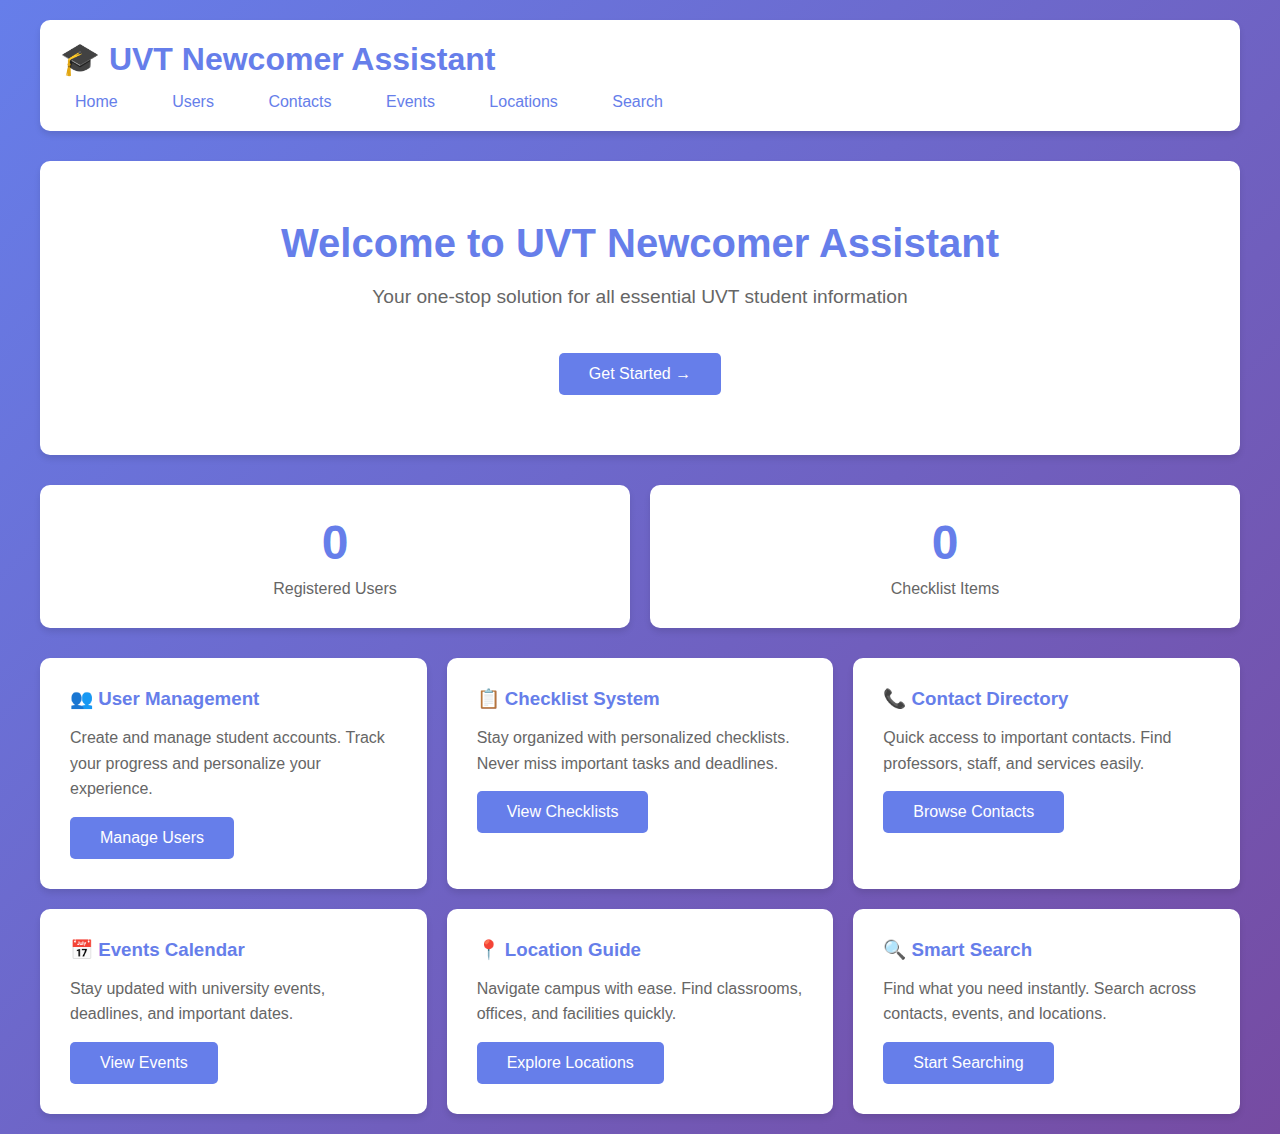
<file: demo/src/main/resources/templates/index.html>
<!DOCTYPE html>
<html xmlns:th="http://www.thymeleaf.org">
<head>
    <meta charset="UTF-8">
    <meta name="viewport" content="width=device-width, initial-scale=1.0">
    <title>UVT Newcomer Assistant</title>
    <style>
        * { margin: 0; padding: 0; box-sizing: border-box; }
        body { font-family: 'Segoe UI', Tahoma, Geneva, Verdana, sans-serif; background: linear-gradient(135deg, #667eea 0%, #764ba2 100%); min-height: 100vh; padding: 20px; }
        .container { max-width: 1200px; margin: 0 auto; }
        nav { background: white; padding: 20px; border-radius: 10px; margin-bottom: 30px; box-shadow: 0 4px 6px rgba(0,0,0,0.1); }
        nav h1 { color: #667eea; margin-bottom: 15px; }
        nav a { color: #667eea; text-decoration: none; margin-right: 20px; padding: 8px 15px; border-radius: 5px; transition: all 0.3s; }
        nav a:hover { background: #667eea; color: white; }
        .hero { background: white; padding: 60px; border-radius: 10px; text-align: center; box-shadow: 0 4px 6px rgba(0,0,0,0.1); margin-bottom: 30px; }
        .hero h2 { color: #667eea; font-size: 2.5em; margin-bottom: 20px; }
        .hero p { color: #666; font-size: 1.2em; margin-bottom: 30px; }
        .stats { display: grid; grid-template-columns: repeat(auto-fit, minmax(250px, 1fr)); gap: 20px; margin-bottom: 30px; }
        .stat-card { background: white; padding: 30px; border-radius: 10px; text-align: center; box-shadow: 0 4px 6px rgba(0,0,0,0.1); }
        .stat-card h3 { color: #667eea; font-size: 3em; margin-bottom: 10px; }
        .stat-card p { color: #666; }
        .features { display: grid; grid-template-columns: repeat(auto-fit, minmax(300px, 1fr)); gap: 20px; }
        .feature { background: white; padding: 30px; border-radius: 10px; box-shadow: 0 4px 6px rgba(0,0,0,0.1); }
        .feature h3 { color: #667eea; margin-bottom: 15px; }
        .feature p { color: #666; line-height: 1.6; }
        .btn { display: inline-block; padding: 12px 30px; background: #667eea; color: white; text-decoration: none; border-radius: 5px; margin-top: 15px; transition: all 0.3s; }
        .btn:hover { background: #764ba2; transform: translateY(-2px); }
    </style>
</head>
<body>
    <div class="container">
        <nav>
            <h1>🎓 UVT Newcomer Assistant</h1>
            <a th:href="@{/view/}">Home</a>
            <a th:href="@{/view/users}">Users</a>
            <a th:href="@{/view/contacts}">Contacts</a>
            <a th:href="@{/view/events}">Events</a>
            <a th:href="@{/view/locations}">Locations</a>
            <a th:href="@{/view/search}">Search</a>
        </nav>

        <div class="hero">
            <h2>Welcome to UVT Newcomer Assistant</h2>
            <p>Your one-stop solution for all essential UVT student information</p>
            <a th:href="@{/view/users}" class="btn">Get Started →</a>
        </div>

        <div class="stats">
            <div class="stat-card">
                <h3 th:text="${userCount}">0</h3>
                <p>Registered Users</p>
            </div>
            <div class="stat-card">
                <h3 th:text="${checklistCount}">0</h3>
                <p>Checklist Items</p>
            </div>
        </div>

        <div class="features">
            <div class="feature">
                <h3>👥 User Management</h3>
                <p>Create and manage student accounts. Track your progress and personalize your experience.</p>
                <a th:href="@{/view/users}" class="btn">Manage Users</a>
            </div>
            <div class="feature">
                <h3>📋 Checklist System</h3>
                <p>Stay organized with personalized checklists. Never miss important tasks and deadlines.</p>
                <a th:href="@{/view/users}" class="btn">View Checklists</a>
            </div>
            <div class="feature">
                <h3>📞 Contact Directory</h3>
                <p>Quick access to important contacts. Find professors, staff, and services easily.</p>
                <a th:href="@{/view/contacts}" class="btn">Browse Contacts</a>
            </div>
            <div class="feature">
                <h3>📅 Events Calendar</h3>
                <p>Stay updated with university events, deadlines, and important dates.</p>
                <a th:href="@{/view/events}" class="btn">View Events</a>
            </div>
            <div class="feature">
                <h3>📍 Location Guide</h3>
                <p>Navigate campus with ease. Find classrooms, offices, and facilities quickly.</p>
                <a th:href="@{/view/locations}" class="btn">Explore Locations</a>
            </div>
            <div class="feature">
                <h3>🔍 Smart Search</h3>
                <p>Find what you need instantly. Search across contacts, events, and locations.</p>
                <a th:href="@{/view/search}" class="btn">Start Searching</a>
            </div>
        </div>
    </div>
</body>
</html>
</file>
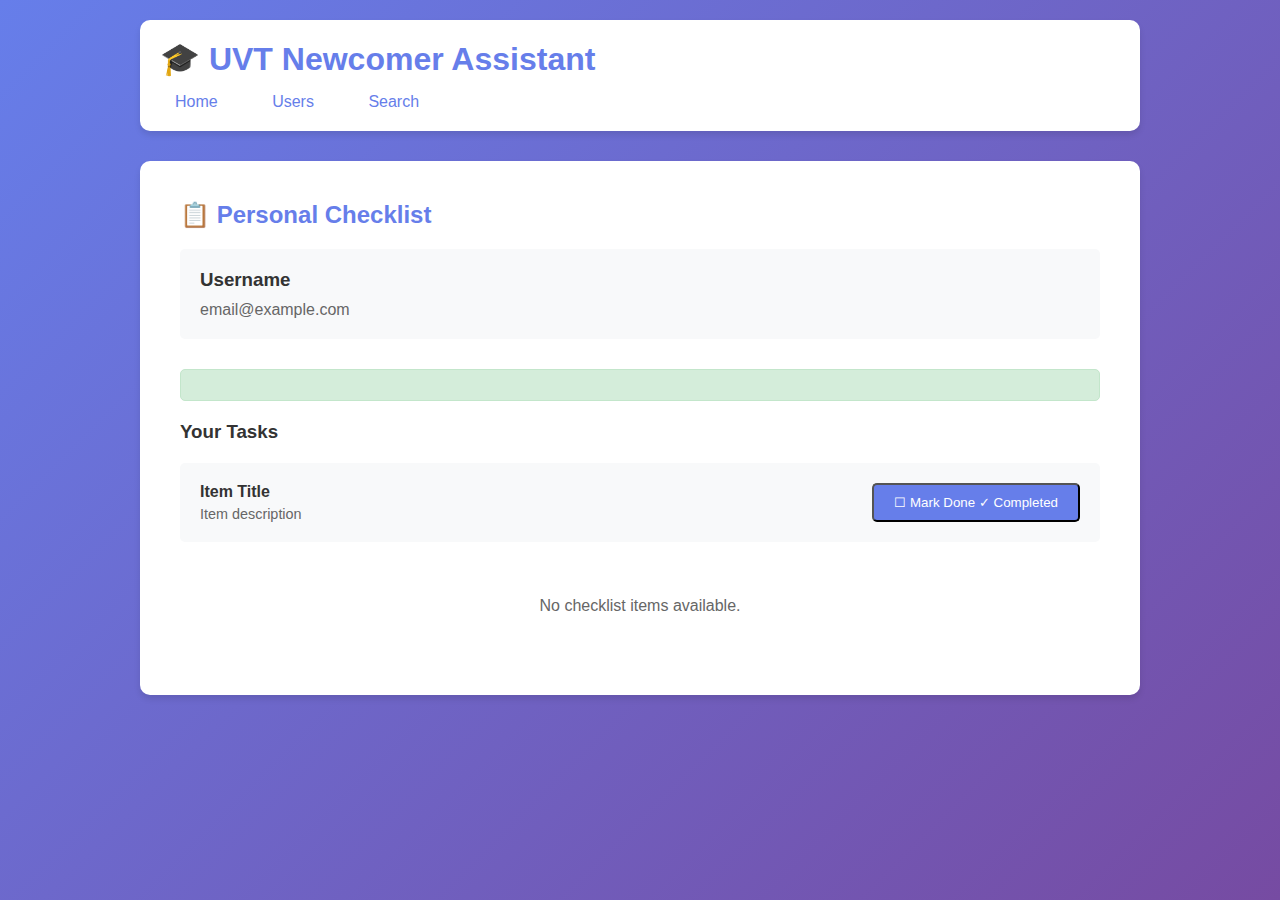
<file: demo/src/main/resources/templates/checklist.html>
<!DOCTYPE html>
<html xmlns:th="http://www.thymeleaf.org">
<head>
    <meta charset="UTF-8">
    <meta name="viewport" content="width=device-width, initial-scale=1.0">
    <title>Checklist - UVT Newcomer Assistant</title>
    <style>
        * { margin: 0; padding: 0; box-sizing: border-box; }
        body { font-family: 'Segoe UI', Tahoma, Geneva, Verdana, sans-serif; background: linear-gradient(135deg, #667eea 0%, #764ba2 100%); min-height: 100vh; padding: 20px; }
        .container { max-width: 1000px; margin: 0 auto; }
        nav { background: white; padding: 20px; border-radius: 10px; margin-bottom: 30px; box-shadow: 0 4px 6px rgba(0,0,0,0.1); }
        nav h1 { color: #667eea; margin-bottom: 15px; }
        nav a { color: #667eea; text-decoration: none; margin-right: 20px; padding: 8px 15px; border-radius: 5px; transition: all 0.3s; }
        nav a:hover { background: #667eea; color: white; }
        .card { background: white; padding: 40px; border-radius: 10px; box-shadow: 0 4px 6px rgba(0,0,0,0.1); margin-bottom: 30px; }
        h2 { color: #667eea; margin-bottom: 20px; }
        .user-info { background: #f8f9fa; padding: 20px; border-radius: 5px; margin-bottom: 30px; }
        .user-info h3 { color: #333; margin-bottom: 10px; }
        .user-info p { color: #666; }
        .alert { padding: 15px; border-radius: 5px; margin-bottom: 20px; }
        .alert-success { background: #d4edda; color: #155724; border: 1px solid #c3e6cb; }
        .checklist-item { background: #f8f9fa; padding: 20px; border-radius: 5px; margin-bottom: 15px; display: flex; align-items: center; justify-content: space-between; transition: all 0.3s; }
        .checklist-item:hover { transform: translateX(5px); box-shadow: 0 2px 4px rgba(0,0,0,0.1); }
        .checklist-item.checked { background: #d4edda; }
        .item-content { flex: 1; }
        .item-content h4 { color: #333; margin-bottom: 5px; }
        .item-content p { color: #666; font-size: 0.9em; }
        .toggle-btn { padding: 10px 20px; background: #667eea; color: white; text-decoration: none; border-radius: 5px; transition: all 0.3s; }
        .toggle-btn:hover { background: #764ba2; }
        .checked .toggle-btn { background: #28a745; }
        .progress { background: #e9ecef; border-radius: 5px; height: 30px; margin-bottom: 30px; overflow: hidden; }
        .progress-bar { background: #667eea; height: 100%; text-align: center; color: white; line-height: 30px; transition: width 0.3s; }
    </style>
</head>
<body>
    <div class="container">
        <nav>
            <h1>🎓 UVT Newcomer Assistant</h1>
            <a th:href="@{/view/}">Home</a>
            <a th:href="@{/view/users}">Users</a>
            <a th:href="@{/view/search}">Search</a>
        </nav>

        <div class="card">
            <h2>📋 Personal Checklist</h2>
            
            <div class="user-info">
                <h3 th:text="${user.username}">Username</h3>
                <p th:text="${user.email}">email@example.com</p>
            </div>

            <div th:if="${success}" class="alert alert-success" th:text="${success}"></div>

            <div th:if="${not #lists.isEmpty(checklistItems)}">
                <h3 style="color: #333; margin-bottom: 20px;">Your Tasks</h3>
                <div th:each="item : ${checklistItems}" 
                     th:with="status=${statuses.?[checklistItemId == item.id][0]}"
                     th:classappend="${status != null and status.isChecked()} ? 'checked' : ''"
                     class="checklist-item">
                    <div class="item-content">
                        <h4 th:text="${item.title}">Item Title</h4>
                        <p th:text="${item.description}">Item description</p>
                    </div>
                    <form th:action="@{/view/checklist/{userId}/toggle/{itemId}(userId=${user.id},itemId=${item.id})}" 
                          method="post" style="margin: 0;">
                        <button type="submit" class="toggle-btn">
                            <span th:if="${status == null or !status.isChecked()}">☐ Mark Done</span>
                            <span th:if="${status != null and status.isChecked()}">✓ Completed</span>
                        </button>
                    </form>
                </div>
            </div>
            <p th:if="${#lists.isEmpty(checklistItems)}" style="color: #666; text-align: center; padding: 40px;">
                No checklist items available.
            </p>
        </div>
    </div>
</body>
</html>
</file>
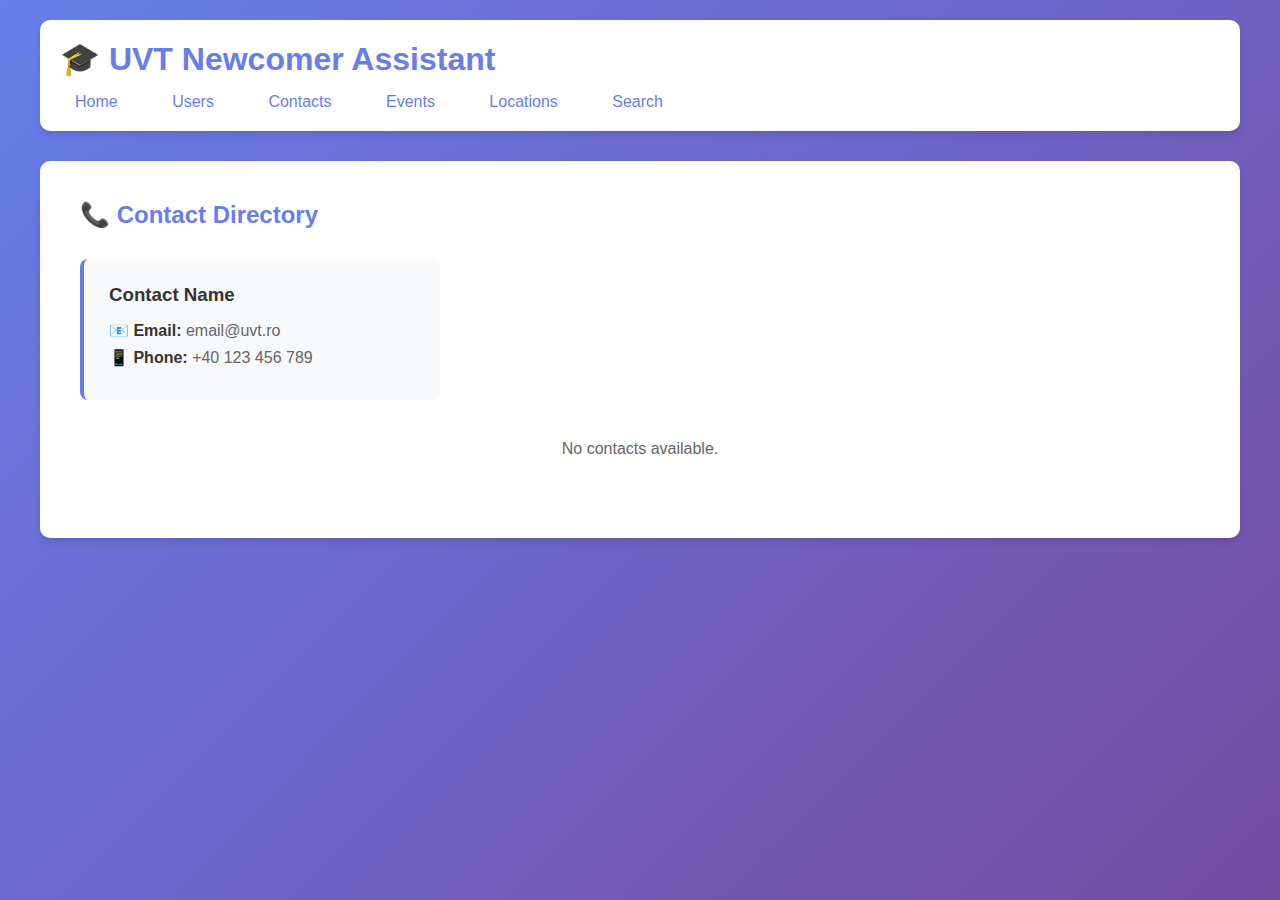
<file: demo/src/main/resources/templates/contacts.html>
<!DOCTYPE html>
<html xmlns:th="http://www.thymeleaf.org">
<head>
    <meta charset="UTF-8">
    <meta name="viewport" content="width=device-width, initial-scale=1.0">
    <title>Contacts - UVT Newcomer Assistant</title>
    <style>
        * { margin: 0; padding: 0; box-sizing: border-box; }
        body { font-family: 'Segoe UI', Tahoma, Geneva, Verdana, sans-serif; background: linear-gradient(135deg, #667eea 0%, #764ba2 100%); min-height: 100vh; padding: 20px; }
        .container { max-width: 1200px; margin: 0 auto; }
        nav { background: white; padding: 20px; border-radius: 10px; margin-bottom: 30px; box-shadow: 0 4px 6px rgba(0,0,0,0.1); }
        nav h1 { color: #667eea; margin-bottom: 15px; }
        nav a { color: #667eea; text-decoration: none; margin-right: 20px; padding: 8px 15px; border-radius: 5px; transition: all 0.3s; }
        nav a:hover { background: #667eea; color: white; }
        .card { background: white; padding: 40px; border-radius: 10px; box-shadow: 0 4px 6px rgba(0,0,0,0.1); }
        h2 { color: #667eea; margin-bottom: 30px; }
        .contacts-grid { display: grid; grid-template-columns: repeat(auto-fill, minmax(300px, 1fr)); gap: 20px; }
        .contact-card { background: #f8f9fa; padding: 25px; border-radius: 8px; border-left: 4px solid #667eea; transition: all 0.3s; }
        .contact-card:hover { transform: translateY(-5px); box-shadow: 0 4px 8px rgba(0,0,0,0.1); }
        .contact-card h3 { color: #333; margin-bottom: 15px; }
        .contact-card p { color: #666; margin-bottom: 8px; }
        .contact-card p strong { color: #333; }
    </style>
</head>
<body>
    <div class="container">
        <nav>
            <h1>🎓 UVT Newcomer Assistant</h1>
            <a th:href="@{/view/}">Home</a>
            <a th:href="@{/view/users}">Users</a>
            <a th:href="@{/view/contacts}">Contacts</a>
            <a th:href="@{/view/events}">Events</a>
            <a th:href="@{/view/locations}">Locations</a>
            <a th:href="@{/view/search}">Search</a>
        </nav>

        <div class="card">
            <h2>📞 Contact Directory</h2>
            <div class="contacts-grid" th:if="${not #lists.isEmpty(contacts)}">
                <div th:each="contact : ${contacts}" class="contact-card">
                    <h3 th:text="${contact.name}">Contact Name</h3>
                    <p><strong>📧 Email:</strong> <span th:text="${contact.email}">email@uvt.ro</span></p>
                    <p><strong>📱 Phone:</strong> <span th:text="${contact.phone}">+40 123 456 789</span></p>
                </div>
            </div>
            <p th:if="${#lists.isEmpty(contacts)}" style="text-align: center; color: #666; padding: 40px;">
                No contacts available.
            </p>
        </div>
    </div>
</body>
</html>
</file>
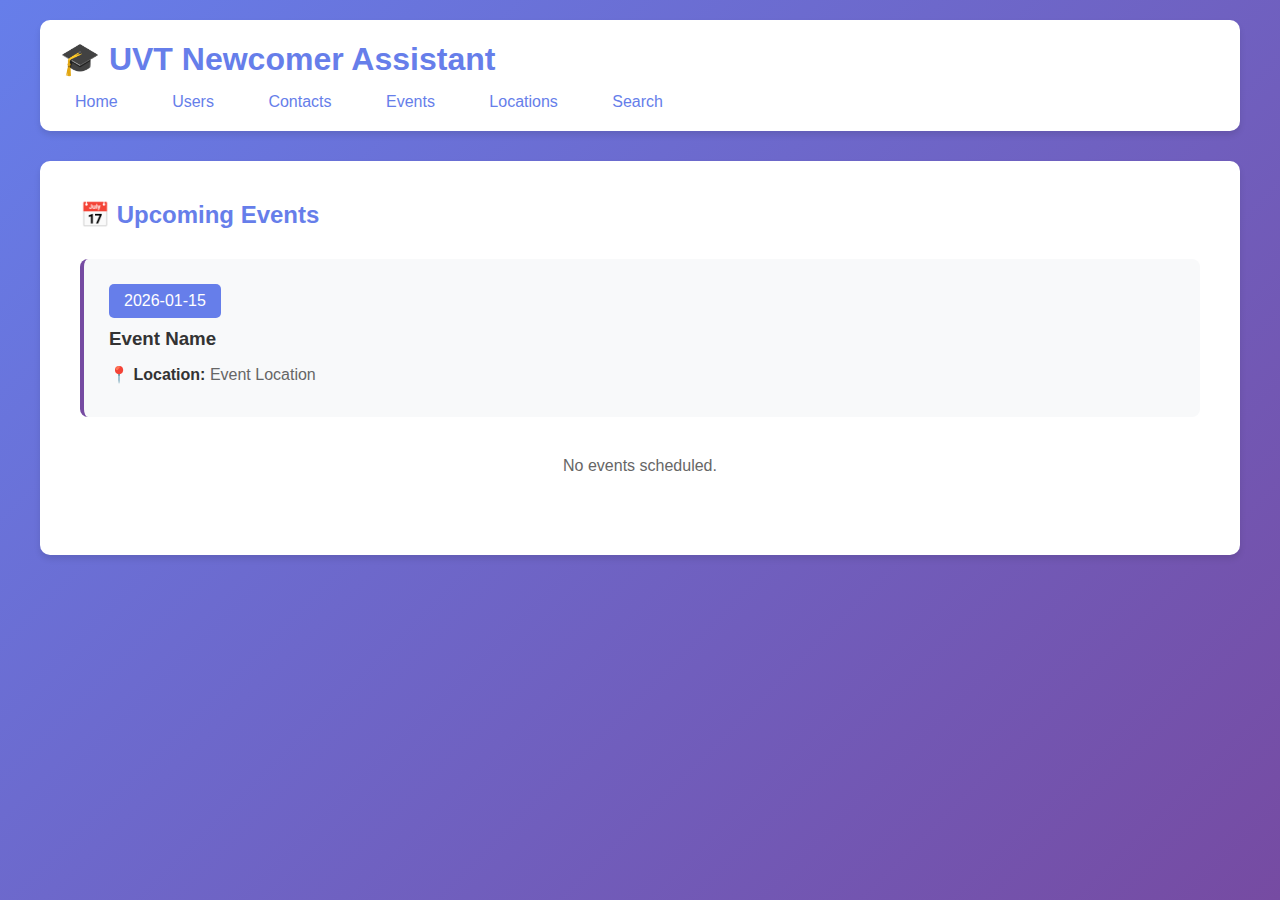
<file: demo/src/main/resources/templates/events.html>
<!DOCTYPE html>
<html xmlns:th="http://www.thymeleaf.org">
<head>
    <meta charset="UTF-8">
    <meta name="viewport" content="width=device-width, initial-scale=1.0">
    <title>Events - UVT Newcomer Assistant</title>
    <style>
        * { margin: 0; padding: 0; box-sizing: border-box; }
        body { font-family: 'Segoe UI', Tahoma, Geneva, Verdana, sans-serif; background: linear-gradient(135deg, #667eea 0%, #764ba2 100%); min-height: 100vh; padding: 20px; }
        .container { max-width: 1200px; margin: 0 auto; }
        nav { background: white; padding: 20px; border-radius: 10px; margin-bottom: 30px; box-shadow: 0 4px 6px rgba(0,0,0,0.1); }
        nav h1 { color: #667eea; margin-bottom: 15px; }
        nav a { color: #667eea; text-decoration: none; margin-right: 20px; padding: 8px 15px; border-radius: 5px; transition: all 0.3s; }
        nav a:hover { background: #667eea; color: white; }
        .card { background: white; padding: 40px; border-radius: 10px; box-shadow: 0 4px 6px rgba(0,0,0,0.1); }
        h2 { color: #667eea; margin-bottom: 30px; }
        .events-grid { display: grid; gap: 20px; }
        .event-card { background: #f8f9fa; padding: 25px; border-radius: 8px; border-left: 4px solid #764ba2; transition: all 0.3s; }
        .event-card:hover { transform: translateX(5px); box-shadow: 0 4px 8px rgba(0,0,0,0.1); }
        .event-card h3 { color: #333; margin-bottom: 15px; }
        .event-card p { color: #666; margin-bottom: 8px; }
        .event-card p strong { color: #333; }
        .event-date { background: #667eea; color: white; padding: 8px 15px; border-radius: 5px; display: inline-block; margin-bottom: 10px; }
    </style>
</head>
<body>
    <div class="container">
        <nav>
            <h1>🎓 UVT Newcomer Assistant</h1>
            <a th:href="@{/view/}">Home</a>
            <a th:href="@{/view/users}">Users</a>
            <a th:href="@{/view/contacts}">Contacts</a>
            <a th:href="@{/view/events}">Events</a>
            <a th:href="@{/view/locations}">Locations</a>
            <a th:href="@{/view/search}">Search</a>
        </nav>

        <div class="card">
            <h2>📅 Upcoming Events</h2>
            <div class="events-grid" th:if="${not #lists.isEmpty(events)}">
                <div th:each="event : ${events}" class="event-card">
                    <div class="event-date" th:text="${event.date}">2026-01-15</div>
                    <h3 th:text="${event.name}">Event Name</h3>
                    <p><strong>📍 Location:</strong> <span th:text="${event.location}">Event Location</span></p>
                </div>
            </div>
            <p th:if="${#lists.isEmpty(events)}" style="text-align: center; color: #666; padding: 40px;">
                No events scheduled.
            </p>
        </div>
    </div>
</body>
</html>
</file>
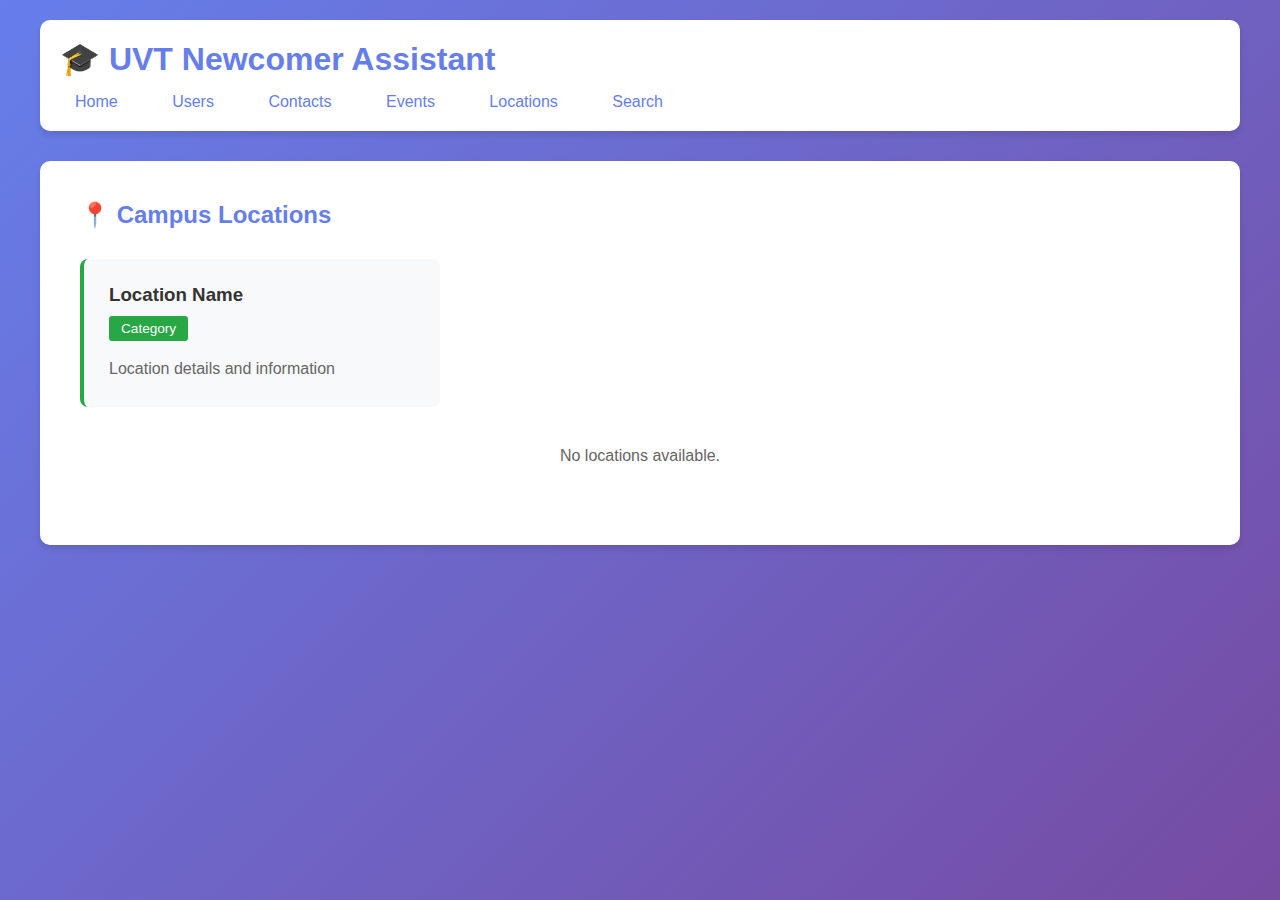
<file: demo/src/main/resources/templates/locations.html>
<!DOCTYPE html>
<html xmlns:th="http://www.thymeleaf.org">
<head>
    <meta charset="UTF-8">
    <meta name="viewport" content="width=device-width, initial-scale=1.0">
    <title>Locations - UVT Newcomer Assistant</title>
    <style>
        * { margin: 0; padding: 0; box-sizing: border-box; }
        body { font-family: 'Segoe UI', Tahoma, Geneva, Verdana, sans-serif; background: linear-gradient(135deg, #667eea 0%, #764ba2 100%); min-height: 100vh; padding: 20px; }
        .container { max-width: 1200px; margin: 0 auto; }
        nav { background: white; padding: 20px; border-radius: 10px; margin-bottom: 30px; box-shadow: 0 4px 6px rgba(0,0,0,0.1); }
        nav h1 { color: #667eea; margin-bottom: 15px; }
        nav a { color: #667eea; text-decoration: none; margin-right: 20px; padding: 8px 15px; border-radius: 5px; transition: all 0.3s; }
        nav a:hover { background: #667eea; color: white; }
        .card { background: white; padding: 40px; border-radius: 10px; box-shadow: 0 4px 6px rgba(0,0,0,0.1); }
        h2 { color: #667eea; margin-bottom: 30px; }
        .locations-grid { display: grid; grid-template-columns: repeat(auto-fill, minmax(350px, 1fr)); gap: 20px; }
        .location-card { background: #f8f9fa; padding: 25px; border-radius: 8px; border-left: 4px solid #28a745; transition: all 0.3s; }
        .location-card:hover { transform: scale(1.02); box-shadow: 0 4px 8px rgba(0,0,0,0.1); }
        .location-card h3 { color: #333; margin-bottom: 10px; }
        .category { background: #28a745; color: white; padding: 5px 12px; border-radius: 3px; display: inline-block; margin-bottom: 15px; font-size: 0.85em; }
        .location-card p { color: #666; line-height: 1.6; }
    </style>
</head>
<body>
    <div class="container">
        <nav>
            <h1>🎓 UVT Newcomer Assistant</h1>
            <a th:href="@{/view/}">Home</a>
            <a th:href="@{/view/users}">Users</a>
            <a th:href="@{/view/contacts}">Contacts</a>
            <a th:href="@{/view/events}">Events</a>
            <a th:href="@{/view/locations}">Locations</a>
            <a th:href="@{/view/search}">Search</a>
        </nav>

        <div class="card">
            <h2>📍 Campus Locations</h2>
            <div class="locations-grid" th:if="${not #lists.isEmpty(locations)}">
                <div th:each="location : ${locations}" class="location-card">
                    <h3 th:text="${location.name}">Location Name</h3>
                    <div class="category" th:text="${location.category}">Category</div>
                    <p th:text="${location.details}">Location details and information</p>
                </div>
            </div>
            <p th:if="${#lists.isEmpty(locations)}" style="text-align: center; color: #666; padding: 40px;">
                No locations available.
            </p>
        </div>
    </div>
</body>
</html>
</file>
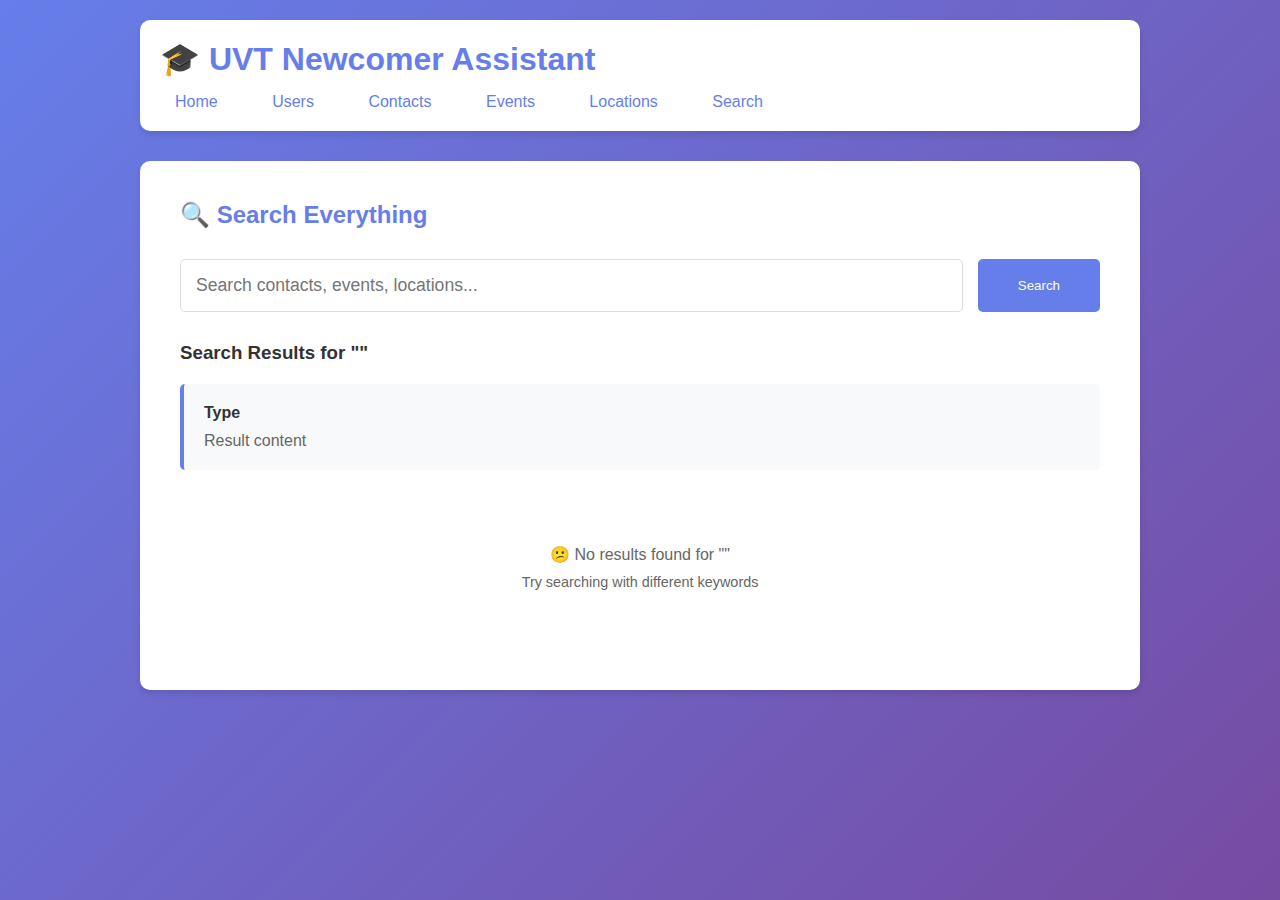
<file: demo/src/main/resources/templates/search.html>
<!DOCTYPE html>
<html xmlns:th="http://www.thymeleaf.org">
<head>
    <meta charset="UTF-8">
    <meta name="viewport" content="width=device-width, initial-scale=1.0">
    <title>Search - UVT Newcomer Assistant</title>
    <style>
        * { margin: 0; padding: 0; box-sizing: border-box; }
        body { font-family: 'Segoe UI', Tahoma, Geneva, Verdana, sans-serif; background: linear-gradient(135deg, #667eea 0%, #764ba2 100%); min-height: 100vh; padding: 20px; }
        .container { max-width: 1000px; margin: 0 auto; }
        nav { background: white; padding: 20px; border-radius: 10px; margin-bottom: 30px; box-shadow: 0 4px 6px rgba(0,0,0,0.1); }
        nav h1 { color: #667eea; margin-bottom: 15px; }
        nav a { color: #667eea; text-decoration: none; margin-right: 20px; padding: 8px 15px; border-radius: 5px; transition: all 0.3s; }
        nav a:hover { background: #667eea; color: white; }
        .card { background: white; padding: 40px; border-radius: 10px; box-shadow: 0 4px 6px rgba(0,0,0,0.1); margin-bottom: 30px; }
        h2 { color: #667eea; margin-bottom: 30px; }
        .search-box { display: flex; gap: 15px; margin-bottom: 30px; }
        .search-box input { flex: 1; padding: 15px; border: 1px solid #ddd; border-radius: 5px; font-size: 1.1em; }
        .search-box button { padding: 15px 40px; background: #667eea; color: white; border: none; border-radius: 5px; cursor: pointer; transition: all 0.3s; }
        .search-box button:hover { background: #764ba2; }
        .result-item { background: #f8f9fa; padding: 20px; border-radius: 5px; margin-bottom: 15px; border-left: 4px solid #667eea; }
        .result-item h4 { color: #333; margin-bottom: 10px; }
        .result-item p { color: #666; }
        .no-results { text-align: center; padding: 60px; color: #666; }
    </style>
</head>
<body>
    <div class="container">
        <nav>
            <h1>🎓 UVT Newcomer Assistant</h1>
            <a th:href="@{/view/}">Home</a>
            <a th:href="@{/view/users}">Users</a>
            <a th:href="@{/view/contacts}">Contacts</a>
            <a th:href="@{/view/events}">Events</a>
            <a th:href="@{/view/locations}">Locations</a>
            <a th:href="@{/view/search}">Search</a>
        </nav>

        <div class="card">
            <h2>🔍 Search Everything</h2>
            
            <form th:action="@{/view/search}" method="get" class="search-box">
                <input type="text" name="q" th:value="${query}" placeholder="Search contacts, events, locations..." required>
                <button type="submit">Search</button>
            </form>

            <div th:if="${query != null}">
                <h3 style="color: #333; margin-bottom: 20px;">
                    Search Results for "<span th:text="${query}"></span>"
                </h3>
                
                <div th:if="${results != null and not #lists.isEmpty(results)}">
                    <div th:each="result : ${results}" class="result-item">
                        <h4 th:text="${result.class.simpleName}">Type</h4>
                        <p th:text="${result}">Result content</p>
                    </div>
                </div>
                
                <div th:if="${results == null or #lists.isEmpty(results)}" class="no-results">
                    <p>😕 No results found for "<span th:text="${query}"></span>"</p>
                    <p style="margin-top: 10px; font-size: 0.9em;">Try searching with different keywords</p>
                </div>
            </div>
        </div>
    </div>
</body>
</html>
</file>
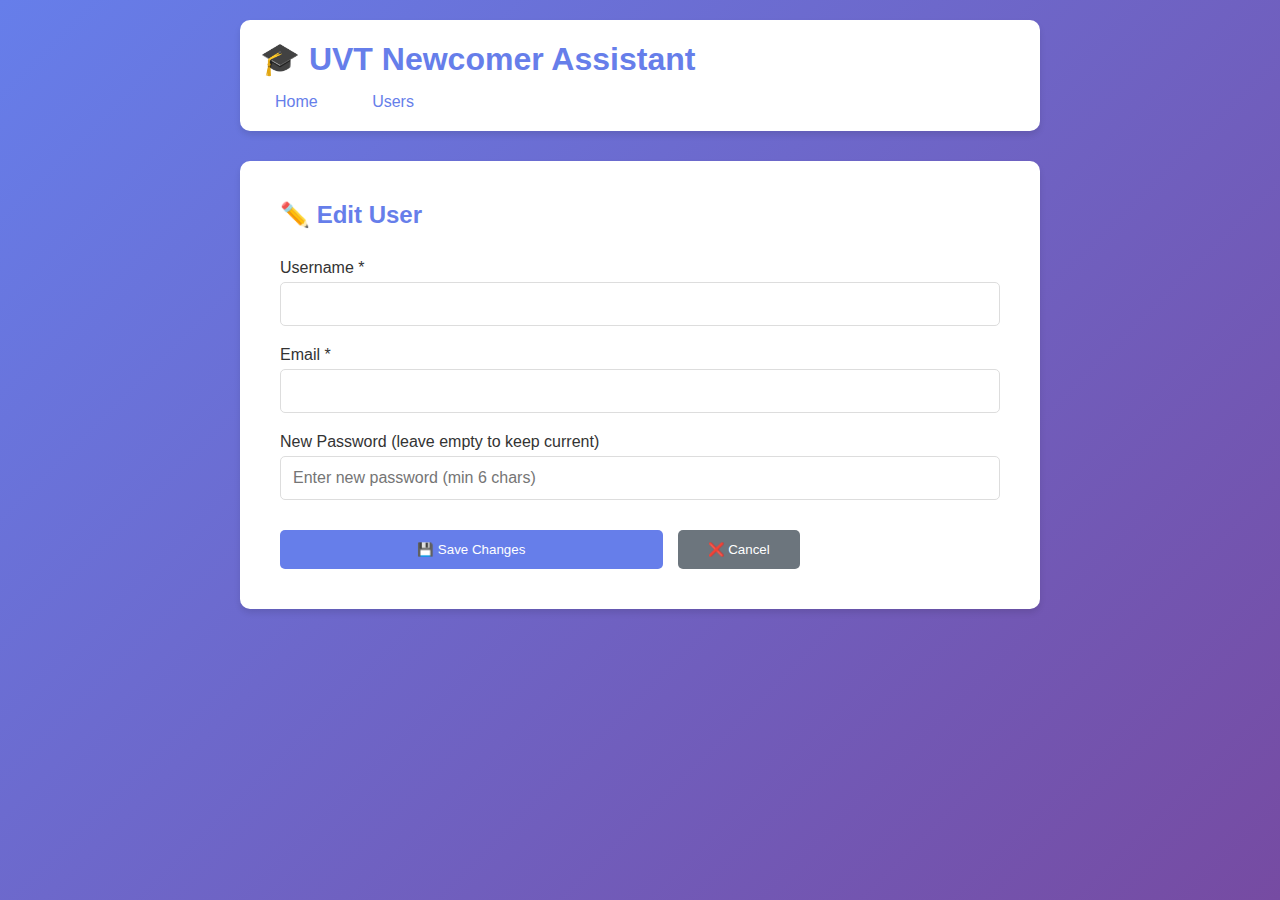
<file: demo/src/main/resources/templates/user-edit.html>
<!DOCTYPE html>
<html xmlns:th="http://www.thymeleaf.org">
<head>
    <meta charset="UTF-8">
    <meta name="viewport" content="width=device-width, initial-scale=1.0">
    <title>Edit User - UVT Newcomer Assistant</title>
    <style>
        * { margin: 0; padding: 0; box-sizing: border-box; }
        body { font-family: 'Segoe UI', Tahoma, Geneva, Verdana, sans-serif; background: linear-gradient(135deg, #667eea 0%, #764ba2 100%); min-height: 100vh; padding: 20px; }
        .container { max-width: 800px; margin: 0 auto; }
        nav { background: white; padding: 20px; border-radius: 10px; margin-bottom: 30px; box-shadow: 0 4px 6px rgba(0,0,0,0.1); }
        nav h1 { color: #667eea; margin-bottom: 15px; }
        nav a { color: #667eea; text-decoration: none; margin-right: 20px; padding: 8px 15px; border-radius: 5px; transition: all 0.3s; }
        nav a:hover { background: #667eea; color: white; }
        .card { background: white; padding: 40px; border-radius: 10px; box-shadow: 0 4px 6px rgba(0,0,0,0.1); }
        h2 { color: #667eea; margin-bottom: 30px; }
        form { display: grid; gap: 20px; }
        label { color: #333; font-weight: 500; display: block; margin-bottom: 5px; }
        input { width: 100%; padding: 12px; border: 1px solid #ddd; border-radius: 5px; font-size: 1em; }
        .button-group { display: flex; gap: 15px; margin-top: 10px; }
        button { padding: 12px 30px; background: #667eea; color: white; border: none; border-radius: 5px; cursor: pointer; transition: all 0.3s; flex: 1; }
        button:hover { background: #764ba2; transform: translateY(-2px); }
        .btn-cancel { background: #6c757d; }
        .btn-cancel:hover { background: #5a6268; }
    </style>
</head>
<body>
    <div class="container">
        <nav>
            <h1>🎓 UVT Newcomer Assistant</h1>
            <a th:href="@{/view/}">Home</a>
            <a th:href="@{/view/users}">Users</a>
        </nav>

        <div class="card">
            <h2>✏️ Edit User</h2>
            <form th:action="@{/view/users/update/{id}(id=${user.id})}" method="post" th:object="${user}">
                <div>
                    <label for="username">Username *</label>
                    <input type="text" id="username" name="username" th:value="${user.username}" required>
                </div>
                <div>
                    <label for="email">Email *</label>
                    <input type="email" id="email" name="email" th:value="${user.email}" required>
                </div>
                <div>
                    <label for="password">New Password (leave empty to keep current)</label>
                    <input type="password" id="password" name="password" placeholder="Enter new password (min 6 chars)">
                </div>
                <div class="button-group">
                    <button type="submit">💾 Save Changes</button>
                    <a th:href="@{/view/users}" style="text-decoration: none; flex: 1;">
                        <button type="button" class="btn-cancel">❌ Cancel</button>
                    </a>
                </div>
            </form>
        </div>
    </div>
</body>
</html>
</file>
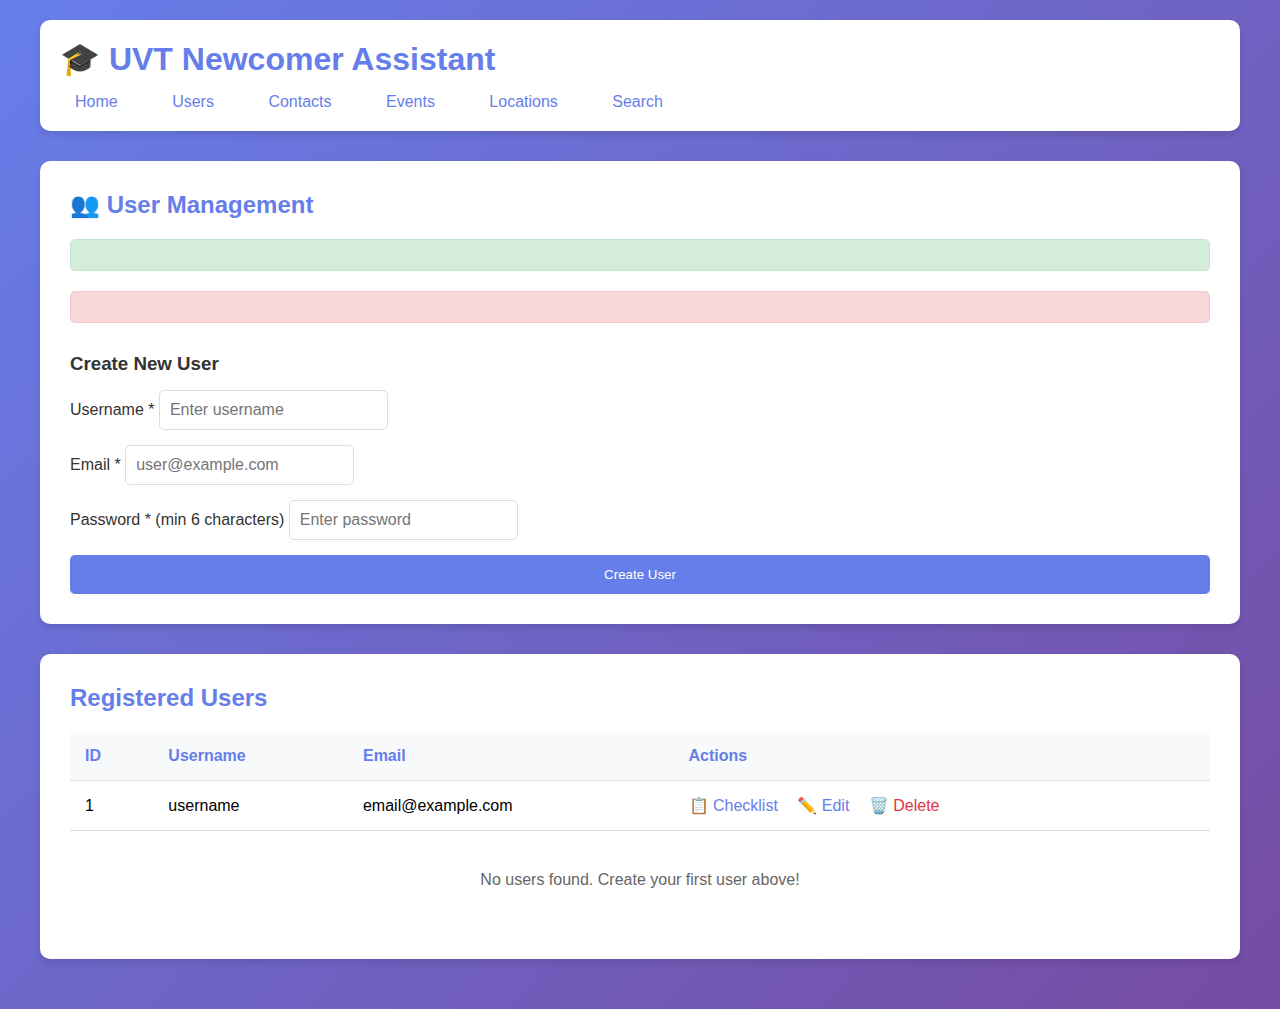
<file: demo/src/main/resources/templates/users.html>
<!DOCTYPE html>
<html xmlns:th="http://www.thymeleaf.org">
<head>
    <meta charset="UTF-8">
    <meta name="viewport" content="width=device-width, initial-scale=1.0">
    <title>User Management - UVT Newcomer Assistant</title>
    <style>
        * { margin: 0; padding: 0; box-sizing: border-box; }
        body { font-family: 'Segoe UI', Tahoma, Geneva, Verdana, sans-serif; background: linear-gradient(135deg, #667eea 0%, #764ba2 100%); min-height: 100vh; padding: 20px; }
        .container { max-width: 1200px; margin: 0 auto; }
        nav { background: white; padding: 20px; border-radius: 10px; margin-bottom: 30px; box-shadow: 0 4px 6px rgba(0,0,0,0.1); }
        nav h1 { color: #667eea; margin-bottom: 15px; }
        nav a { color: #667eea; text-decoration: none; margin-right: 20px; padding: 8px 15px; border-radius: 5px; transition: all 0.3s; }
        nav a:hover { background: #667eea; color: white; }
        .card { background: white; padding: 30px; border-radius: 10px; box-shadow: 0 4px 6px rgba(0,0,0,0.1); margin-bottom: 30px; }
        h2 { color: #667eea; margin-bottom: 20px; }
        .alert { padding: 15px; border-radius: 5px; margin-bottom: 20px; }
        .alert-success { background: #d4edda; color: #155724; border: 1px solid #c3e6cb; }
        .alert-error { background: #f8d7da; color: #721c24; border: 1px solid #f5c6cb; }
        form { display: grid; gap: 15px; }
        label { color: #333; font-weight: 500; }
        input { padding: 10px; border: 1px solid #ddd; border-radius: 5px; font-size: 1em; }
        button { padding: 12px 30px; background: #667eea; color: white; border: none; border-radius: 5px; cursor: pointer; transition: all 0.3s; }
        button:hover { background: #764ba2; transform: translateY(-2px); }
        table { width: 100%; border-collapse: collapse; }
        th, td { padding: 15px; text-align: left; border-bottom: 1px solid #ddd; }
        th { background: #f8f9fa; color: #667eea; font-weight: 600; }
        tr:hover { background: #f8f9fa; }
        .actions a { color: #667eea; text-decoration: none; margin-right: 15px; }
        .actions a:hover { text-decoration: underline; }
        .actions a.delete { color: #dc3545; }
    </style>
</head>
<body>
    <div class="container">
        <nav>
            <h1>🎓 UVT Newcomer Assistant</h1>
            <a th:href="@{/view/}">Home</a>
            <a th:href="@{/view/users}">Users</a>
            <a th:href="@{/view/contacts}">Contacts</a>
            <a th:href="@{/view/events}">Events</a>
            <a th:href="@{/view/locations}">Locations</a>
            <a th:href="@{/view/search}">Search</a>
        </nav>

        <div class="card">
            <h2>👥 User Management</h2>
            
            <div th:if="${success}" class="alert alert-success" th:text="${success}"></div>
            <div th:if="${error}" class="alert alert-error" th:text="${error}"></div>

            <h3 style="color: #333; margin-top: 30px; margin-bottom: 15px;">Create New User</h3>
            <form th:action="@{/view/users/create}" method="post" th:object="${newUser}">
                <div>
                    <label for="username">Username *</label>
                    <input type="text" id="username" name="username" required placeholder="Enter username">
                </div>
                <div>
                    <label for="email">Email *</label>
                    <input type="email" id="email" name="email" required placeholder="user@example.com">
                </div>
                <div>
                    <label for="password">Password * (min 6 characters)</label>
                    <input type="password" id="password" name="password" required minlength="6" placeholder="Enter password">
                </div>
                <button type="submit">Create User</button>
            </form>
        </div>

        <div class="card">
            <h2>Registered Users</h2>
            <table th:if="${not #lists.isEmpty(users)}">
                <thead>
                    <tr>
                        <th>ID</th>
                        <th>Username</th>
                        <th>Email</th>
                        <th>Actions</th>
                    </tr>
                </thead>
                <tbody>
                    <tr th:each="user : ${users}">
                        <td th:text="${user.id}">1</td>
                        <td th:text="${user.username}">username</td>
                        <td th:text="${user.email}">email@example.com</td>
                        <td class="actions">
                            <a th:href="@{/view/checklist/{id}(id=${user.id})}">📋 Checklist</a>
                            <a th:href="@{/view/users/edit/{id}(id=${user.id})}">✏️ Edit</a>
                            <a th:href="@{/view/users/delete/{id}(id=${user.id})}" class="delete" 
                               onclick="return confirm('Are you sure you want to delete this user?')">🗑️ Delete</a>
                        </td>
                    </tr>
                </tbody>
            </table>
            <p th:if="${#lists.isEmpty(users)}" style="color: #666; text-align: center; padding: 40px;">
                No users found. Create your first user above!
            </p>
        </div>
    </div>
</body>
</html>
</file>
